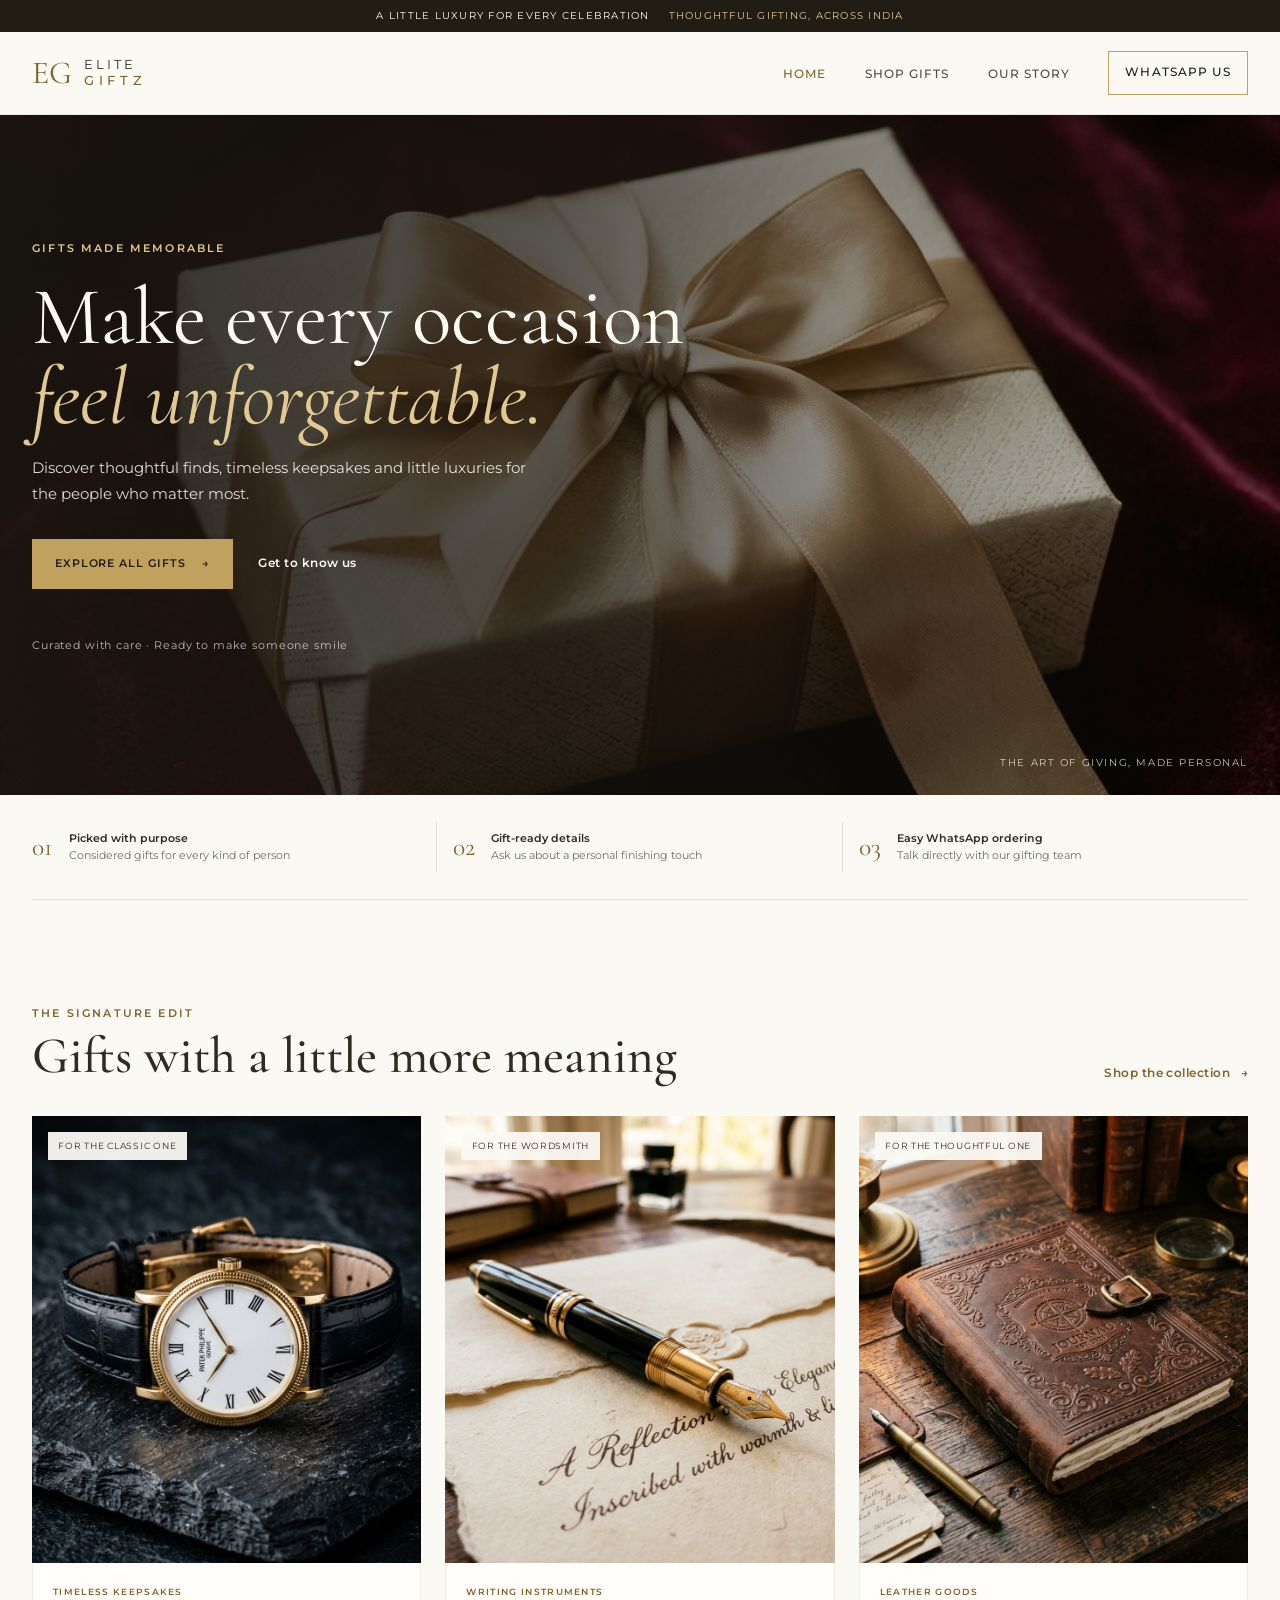
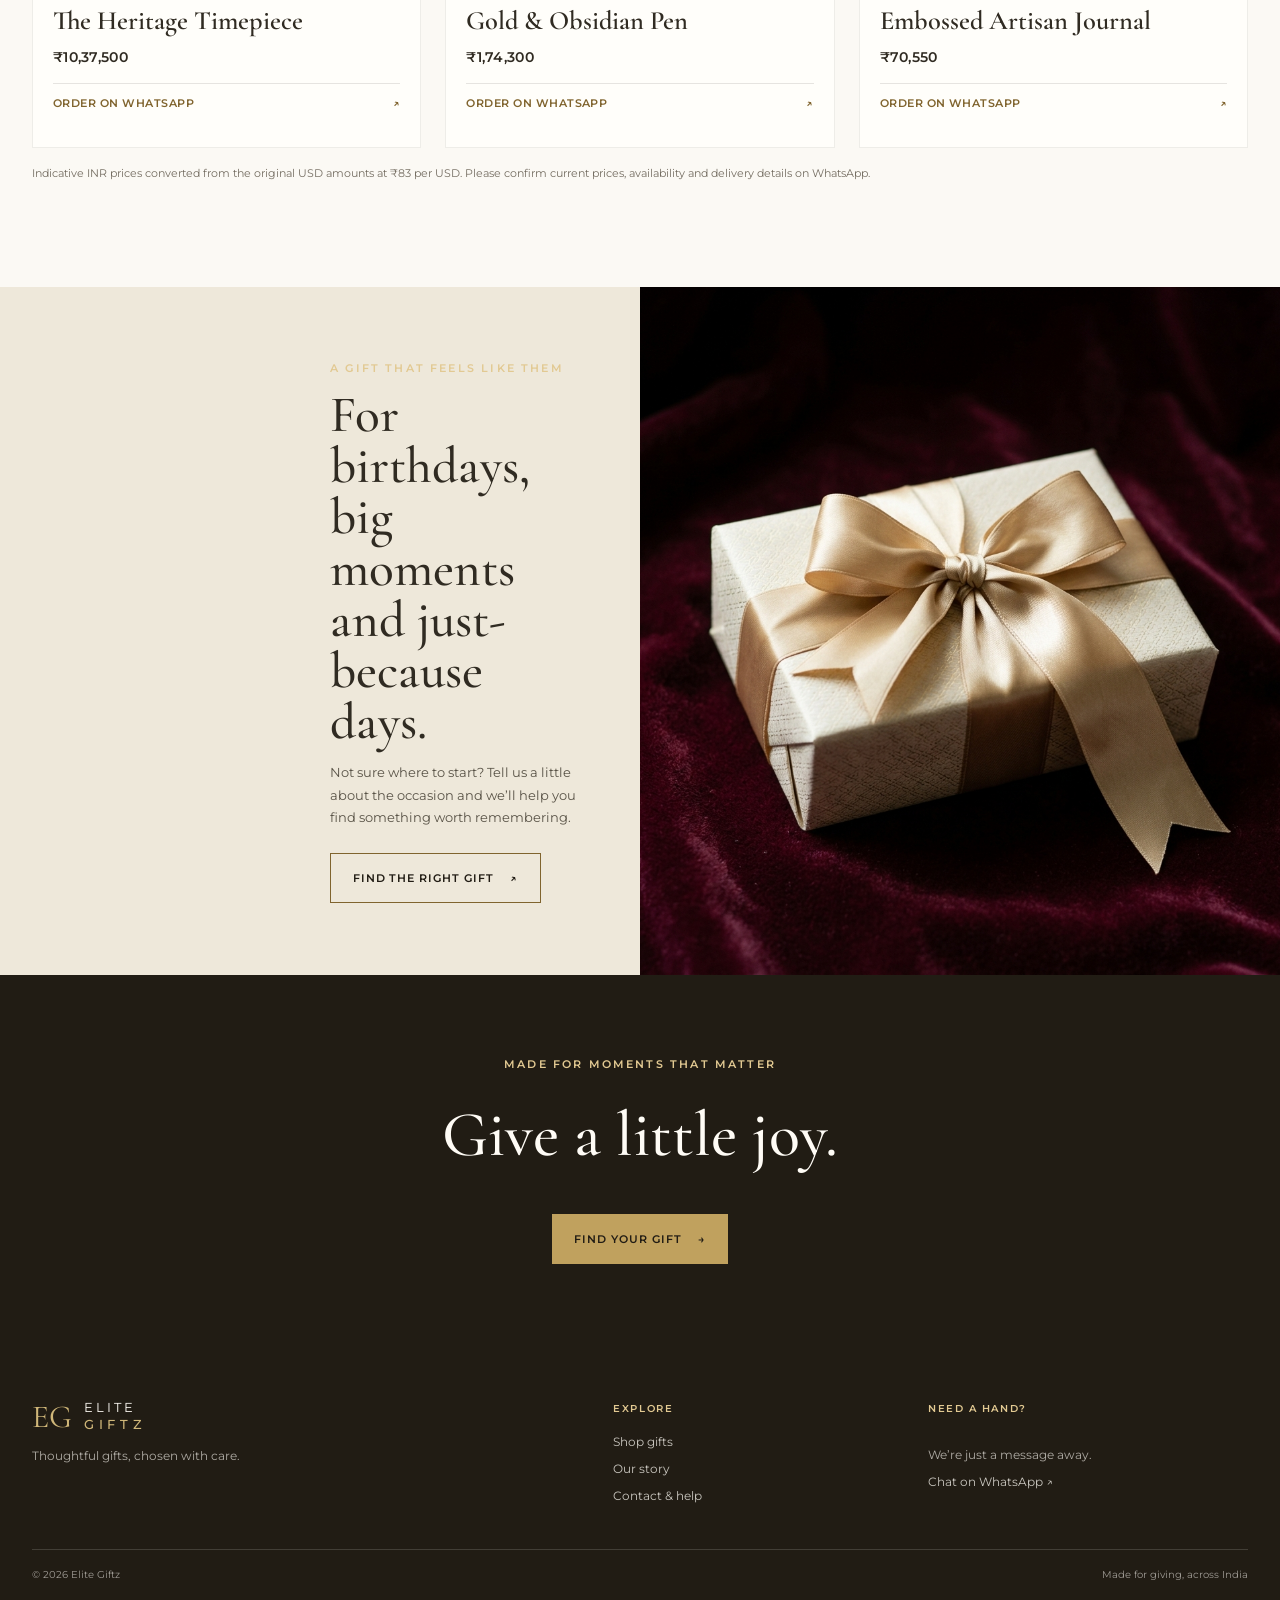
<file: index.html>
<!DOCTYPE html>
<html lang="en-IN">
<head>
    <meta charset="UTF-8">
    <meta name="viewport" content="width=device-width, initial-scale=1.0">
    <meta name="theme-color" content="#fbf9f4">
    <title>Elite Giftz | Thoughtful Luxury Gifts in India</title>
    <meta name="description" content="Discover thoughtful, beautifully crafted gifts at Elite Giftz. Explore our collection and place your order directly on WhatsApp.">
    <link rel="preconnect" href="https://fonts.googleapis.com">
    <link rel="preconnect" href="https://fonts.gstatic.com" crossorigin>
    <link href="https://fonts.googleapis.com/css2?family=Cormorant+Garamond:wght@400;500;600;700&family=Montserrat:wght@300;400;500;600&display=swap" rel="stylesheet">
    <link rel="stylesheet" href="index.css">
</head>
<body>
    <div class="announcement-bar">A little luxury for every celebration <span>Thoughtful gifting, across India</span></div>
    <header class="site-header" id="navbar">
        <nav class="nav-container" aria-label="Main navigation">
            <a class="brand" href="index.html" aria-label="Elite Giftz home"><span class="brand-mark">EG</span><span class="brand-name">ELITE <b>GIFTZ</b></span></a>
            <button class="menu-toggle" type="button" aria-expanded="false" aria-controls="main-nav" aria-label="Open navigation"><span></span><span></span></button>
            <ul class="nav-links" id="main-nav">
                <li><a href="index.html" aria-current="page">Home</a></li>
                <li><a href="shop.html">Shop gifts</a></li>
                <li><a href="about.html">Our story</a></li>
                <li><a class="nav-order" href="https://wa.me/916382927744?text=Hello%20Elite%20Giftz%2C%20I%27d%20like%20help%20choosing%20a%20gift." target="_blank" rel="noopener noreferrer">WhatsApp us</a></li>
            </ul>
        </nav>
    </header>

    <main>
        <section class="hero">
            <div class="hero-image" role="img" aria-label="Thoughtfully wrapped luxury gift"></div>
            <div class="hero-content">
                <span class="eyebrow">Gifts made memorable</span>
                <h1>Make every occasion<br><em>feel unforgettable.</em></h1>
                <p>Discover thoughtful finds, timeless keepsakes and little luxuries for the people who matter most.</p>
                <div class="hero-actions">
                    <a class="button button-primary" href="shop.html">Explore all gifts <span aria-hidden="true">→</span></a>
                    <a class="text-link light-link" href="about.html">Get to know us</a>
                </div>
                <span class="hero-note">Curated with care · Ready to make someone smile</span>
            </div>
            <div class="hero-caption">The art of giving, made personal</div>
        </section>

        <section class="benefit-strip" aria-label="Our gifting promise">
            <div><span class="benefit-number">01</span><p><strong>Picked with purpose</strong><br>Considered gifts for every kind of person</p></div>
            <div><span class="benefit-number">02</span><p><strong>Gift-ready details</strong><br>Ask us about a personal finishing touch</p></div>
            <div><span class="benefit-number">03</span><p><strong>Easy WhatsApp ordering</strong><br>Talk directly with our gifting team</p></div>
        </section>

        <section class="section-shell featured-section">
            <div class="section-heading">
                <div><span class="eyebrow">The signature edit</span><h2>Gifts with a little more meaning</h2></div>
                <a class="text-link" href="shop.html">Shop the collection <span aria-hidden="true">→</span></a>
            </div>
            <div class="product-grid">
                <article class="product-card">
                    <a class="product-image-link" href="shop.html#timepiece" aria-label="View The Heritage Timepiece">
                        <img src="assets/luxury_watch_1787851190310.jpg" alt="Classic luxury watch with a refined dial" loading="lazy">
                        <span class="product-tag">For the classic one</span>
                    </a>
                    <div class="product-info"><p class="product-category">Timeless keepsakes</p><h3>The Heritage Timepiece</h3><p class="product-price">₹10,37,500</p><a class="order-link" href="https://wa.me/916382927744?text=Hello%20Elite%20Giftz%2C%20I%27d%20like%20to%20order%20The%20Heritage%20Timepiece%20for%20%E2%82%B910%2C37%2C500.%20Please%20share%20the%20details." target="_blank" rel="noopener noreferrer">Order on WhatsApp <span aria-hidden="true">↗</span></a></div>
                </article>
                <article class="product-card">
                    <a class="product-image-link" href="shop.html#obsidian-pen" aria-label="View Gold and Obsidian Pen">
                        <img src="assets/fountain_pen_1787851202473.jpg" alt="Premium gold-accented fountain pen" loading="lazy">
                        <span class="product-tag">For the wordsmith</span>
                    </a>
                    <div class="product-info"><p class="product-category">Writing instruments</p><h3>Gold &amp; Obsidian Pen</h3><p class="product-price">₹1,74,300</p><a class="order-link" href="https://wa.me/916382927744?text=Hello%20Elite%20Giftz%2C%20I%27d%20like%20to%20order%20the%20Gold%20%26%20Obsidian%20Pen%20for%20%E2%82%B91%2C74%2C300.%20Please%20share%20the%20details." target="_blank" rel="noopener noreferrer">Order on WhatsApp <span aria-hidden="true">↗</span></a></div>
                </article>
                <article class="product-card">
                    <a class="product-image-link" href="shop.html#artisan-journal" aria-label="View Embossed Artisan Journal">
                        <img src="assets/leather_journal_1787851213624.jpg" alt="Hand-crafted leather journal" loading="lazy">
                        <span class="product-tag">For the thoughtful one</span>
                    </a>
                    <div class="product-info"><p class="product-category">Leather goods</p><h3>Embossed Artisan Journal</h3><p class="product-price">₹70,550</p><a class="order-link" href="https://wa.me/916382927744?text=Hello%20Elite%20Giftz%2C%20I%27d%20like%20to%20order%20the%20Embossed%20Artisan%20Journal%20for%20%E2%82%B970%2C550.%20Please%20share%20the%20details." target="_blank" rel="noopener noreferrer">Order on WhatsApp <span aria-hidden="true">↗</span></a></div>
                </article>
            </div>
            <p class="price-note">Indicative INR prices converted from the original USD amounts at ₹83 per USD. Please confirm current prices, availability and delivery details on WhatsApp.</p>
        </section>

        <section class="occasion-section">
            <div class="occasion-copy"><span class="eyebrow">A gift that feels like them</span><h2>For birthdays, big moments<br>and just-because days.</h2><p>Not sure where to start? Tell us a little about the occasion and we’ll help you find something worth remembering.</p><a class="button button-outline" href="https://wa.me/916382927744?text=Hello%20Elite%20Giftz%2C%20please%20help%20me%20find%20a%20gift." target="_blank" rel="noopener noreferrer">Find the right gift <span aria-hidden="true">↗</span></a></div>
            <div class="occasion-image" role="img" aria-label="A thoughtfully selected gift"></div>
        </section>

        <section class="closing-cta">
            <span class="eyebrow">Made for moments that matter</span>
            <h2>Give a little joy.</h2>
            <a class="button button-primary" href="shop.html">Find your gift <span aria-hidden="true">→</span></a>
        </section>
    </main>

    <footer class="site-footer">
        <div class="footer-main">
            <div class="footer-brand"><a class="brand brand-footer" href="index.html"><span class="brand-mark">EG</span><span class="brand-name">ELITE <b>GIFTZ</b></span></a><p>Thoughtful gifts, chosen with care.</p></div>
            <div class="footer-column"><h2>Explore</h2><a href="shop.html">Shop gifts</a><a href="about.html">Our story</a><a href="about.html#contact">Contact &amp; help</a></div>
            <div class="footer-column"><h2>Need a hand?</h2><p>We’re just a message away.</p><a href="https://wa.me/916382927744?text=Hello%20Elite%20Giftz%2C%20I%20have%20a%20question." target="_blank" rel="noopener noreferrer">Chat on WhatsApp ↗</a></div>
        </div>
        <div class="footer-bottom"><span>© 2026 Elite Giftz</span><span>Made for giving, across India</span></div>
    </footer>
    <script src="index.js"></script>
</body>
</html>
</file>
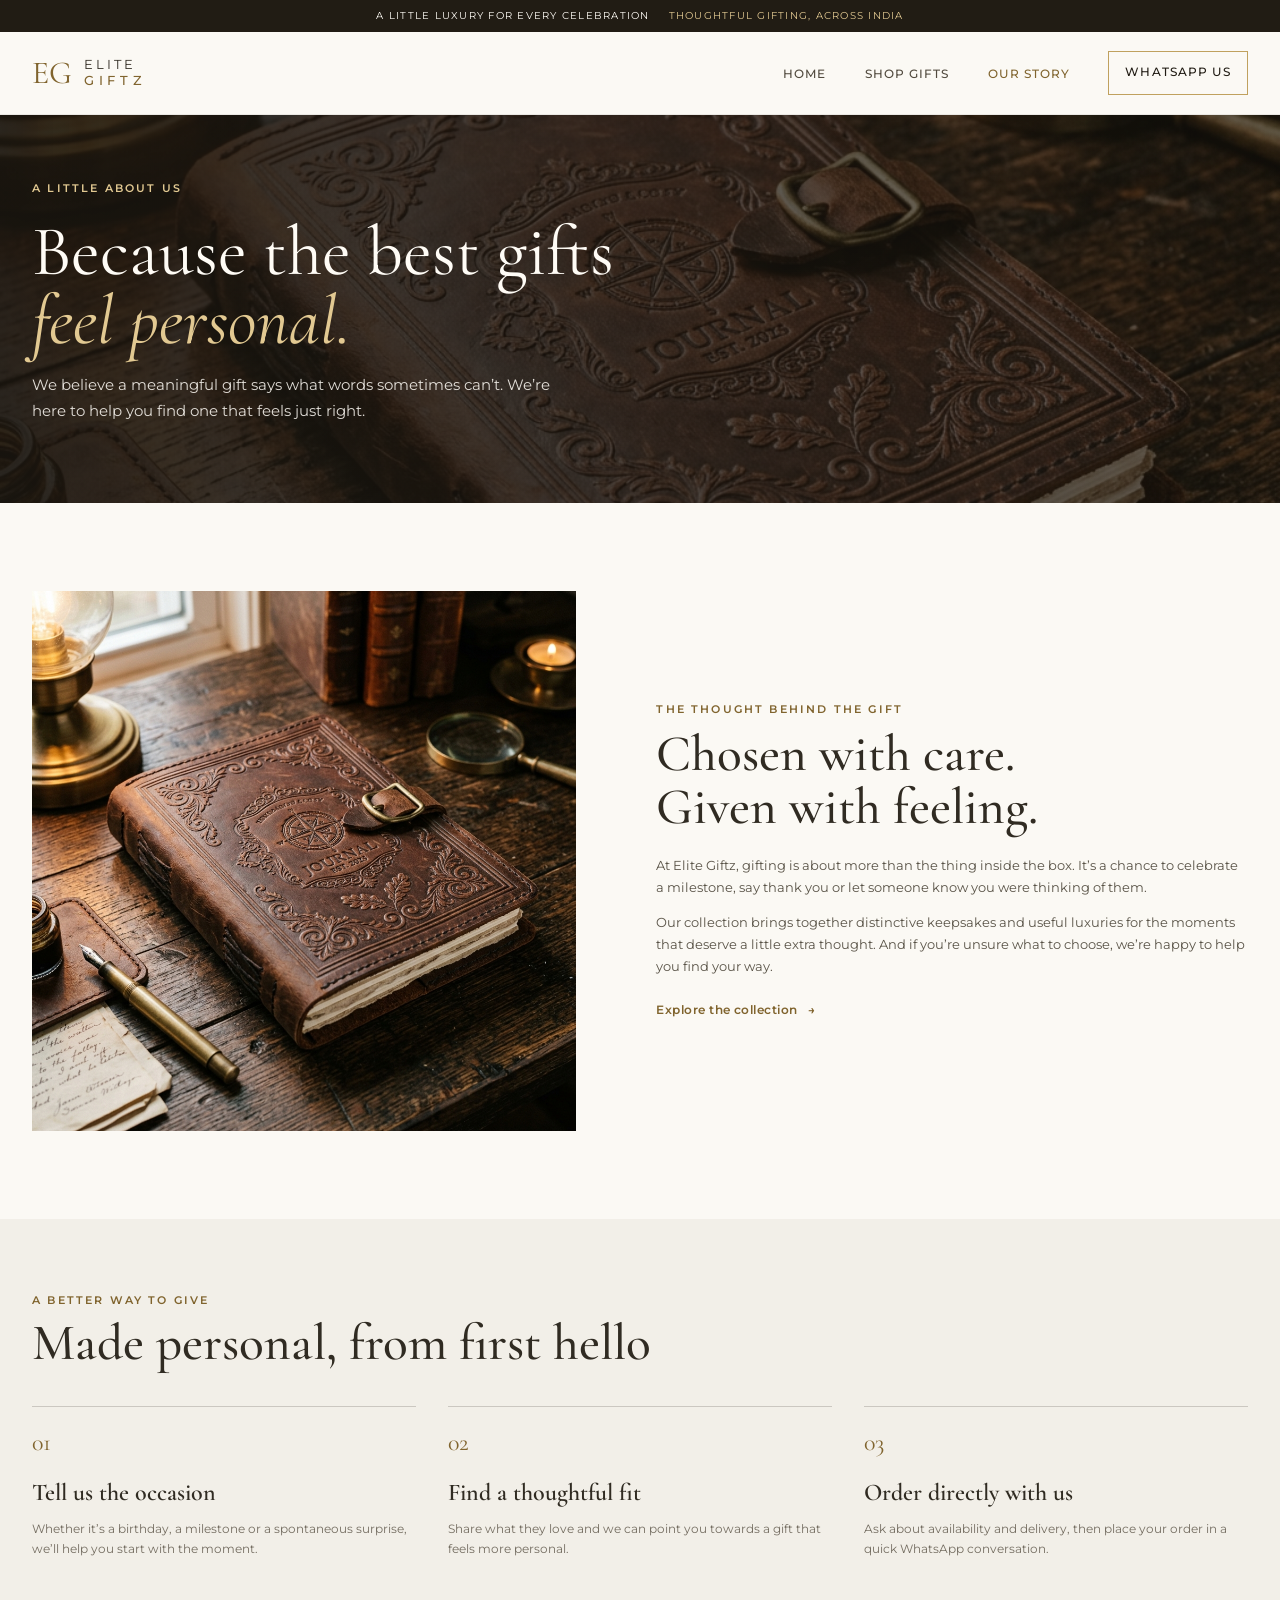
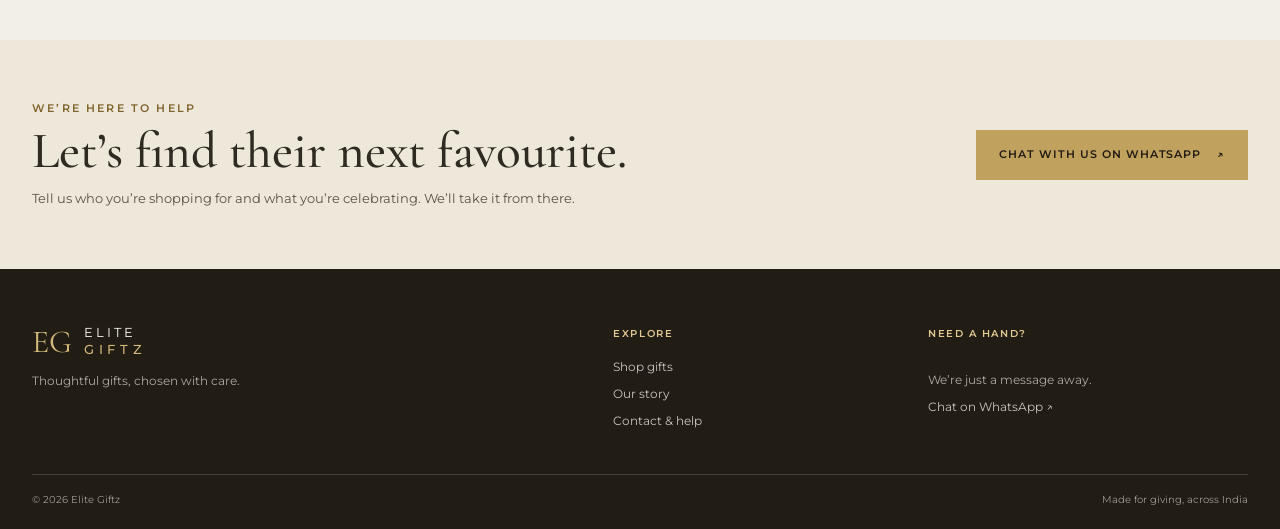
<file: about.html>
<!DOCTYPE html>
<html lang="en-IN">
<head>
    <meta charset="UTF-8">
    <meta name="viewport" content="width=device-width, initial-scale=1.0">
    <meta name="theme-color" content="#fbf9f4">
    <title>Our Story | Elite Giftz India</title>
    <meta name="description" content="Learn about Elite Giftz and our thoughtful approach to choosing meaningful gifts for life's special moments.">
    <link rel="preconnect" href="https://fonts.googleapis.com">
    <link rel="preconnect" href="https://fonts.gstatic.com" crossorigin>
    <link href="https://fonts.googleapis.com/css2?family=Cormorant+Garamond:wght@400;500;600;700&family=Montserrat:wght@300;400;500;600&display=swap" rel="stylesheet">
    <link rel="stylesheet" href="index.css">
</head>
<body>
    <div class="announcement-bar">A little luxury for every celebration <span>Thoughtful gifting, across India</span></div>
    <header class="site-header" id="navbar">
        <nav class="nav-container" aria-label="Main navigation">
            <a class="brand" href="index.html" aria-label="Elite Giftz home"><span class="brand-mark">EG</span><span class="brand-name">ELITE <b>GIFTZ</b></span></a>
            <button class="menu-toggle" type="button" aria-expanded="false" aria-controls="main-nav" aria-label="Open navigation"><span></span><span></span></button>
            <ul class="nav-links" id="main-nav">
                <li><a href="index.html">Home</a></li>
                <li><a href="shop.html">Shop gifts</a></li>
                <li><a href="about.html" aria-current="page">Our story</a></li>
                <li><a class="nav-order" href="https://wa.me/916382927744?text=Hello%20Elite%20Giftz%2C%20I%27d%20like%20help%20choosing%20a%20gift." target="_blank" rel="noopener noreferrer">WhatsApp us</a></li>
            </ul>
        </nav>
    </header>

    <main>
        <section class="page-hero story-hero">
            <div class="page-hero-content"><span class="eyebrow">A little about us</span><h1>Because the best gifts<br><em>feel personal.</em></h1><p>We believe a meaningful gift says what words sometimes can’t. We’re here to help you find one that feels just right.</p></div>
        </section>

        <section class="story-section section-shell">
            <div class="story-image"><img src="assets/leather_journal_1787851213624.jpg" alt="A carefully crafted leather journal" loading="lazy"></div>
            <div class="story-copy"><span class="eyebrow">The thought behind the gift</span><h2>Chosen with care.<br>Given with feeling.</h2><p>At Elite Giftz, gifting is about more than the thing inside the box. It’s a chance to celebrate a milestone, say thank you or let someone know you were thinking of them.</p><p>Our collection brings together distinctive keepsakes and useful luxuries for the moments that deserve a little extra thought. And if you’re unsure what to choose, we’re happy to help you find your way.</p><a class="text-link" href="shop.html">Explore the collection <span aria-hidden="true">→</span></a></div>
        </section>

        <section class="values-section">
            <div class="section-shell"><div class="section-heading"><div><span class="eyebrow">A better way to give</span><h2>Made personal, from first hello</h2></div></div>
                <div class="values-grid">
                    <article><span>01</span><h3>Tell us the occasion</h3><p>Whether it’s a birthday, a milestone or a spontaneous surprise, we’ll help you start with the moment.</p></article>
                    <article><span>02</span><h3>Find a thoughtful fit</h3><p>Share what they love and we can point you towards a gift that feels more personal.</p></article>
                    <article><span>03</span><h3>Order directly with us</h3><p>Ask about availability and delivery, then place your order in a quick WhatsApp conversation.</p></article>
                </div>
            </div>
        </section>

        <section class="contact-section" id="contact"><div><span class="eyebrow">We’re here to help</span><h2>Let’s find their next favourite.</h2><p>Tell us who you’re shopping for and what you’re celebrating. We’ll take it from there.</p></div><a class="button button-primary" href="https://wa.me/916382927744?text=Hello%20Elite%20Giftz%2C%20I%27d%20like%20help%20choosing%20a%20gift." target="_blank" rel="noopener noreferrer">Chat with us on WhatsApp <span aria-hidden="true">↗</span></a></section>
    </main>

    <footer class="site-footer">
        <div class="footer-main">
            <div class="footer-brand"><a class="brand brand-footer" href="index.html"><span class="brand-mark">EG</span><span class="brand-name">ELITE <b>GIFTZ</b></span></a><p>Thoughtful gifts, chosen with care.</p></div>
            <div class="footer-column"><h2>Explore</h2><a href="shop.html">Shop gifts</a><a href="about.html">Our story</a><a href="#contact">Contact &amp; help</a></div>
            <div class="footer-column"><h2>Need a hand?</h2><p>We’re just a message away.</p><a href="https://wa.me/916382927744?text=Hello%20Elite%20Giftz%2C%20I%20have%20a%20question." target="_blank" rel="noopener noreferrer">Chat on WhatsApp ↗</a></div>
        </div>
        <div class="footer-bottom"><span>© 2026 Elite Giftz</span><span>Made for giving, across India</span></div>
    </footer>
    <script src="index.js"></script>
</body>
</html>
</file>
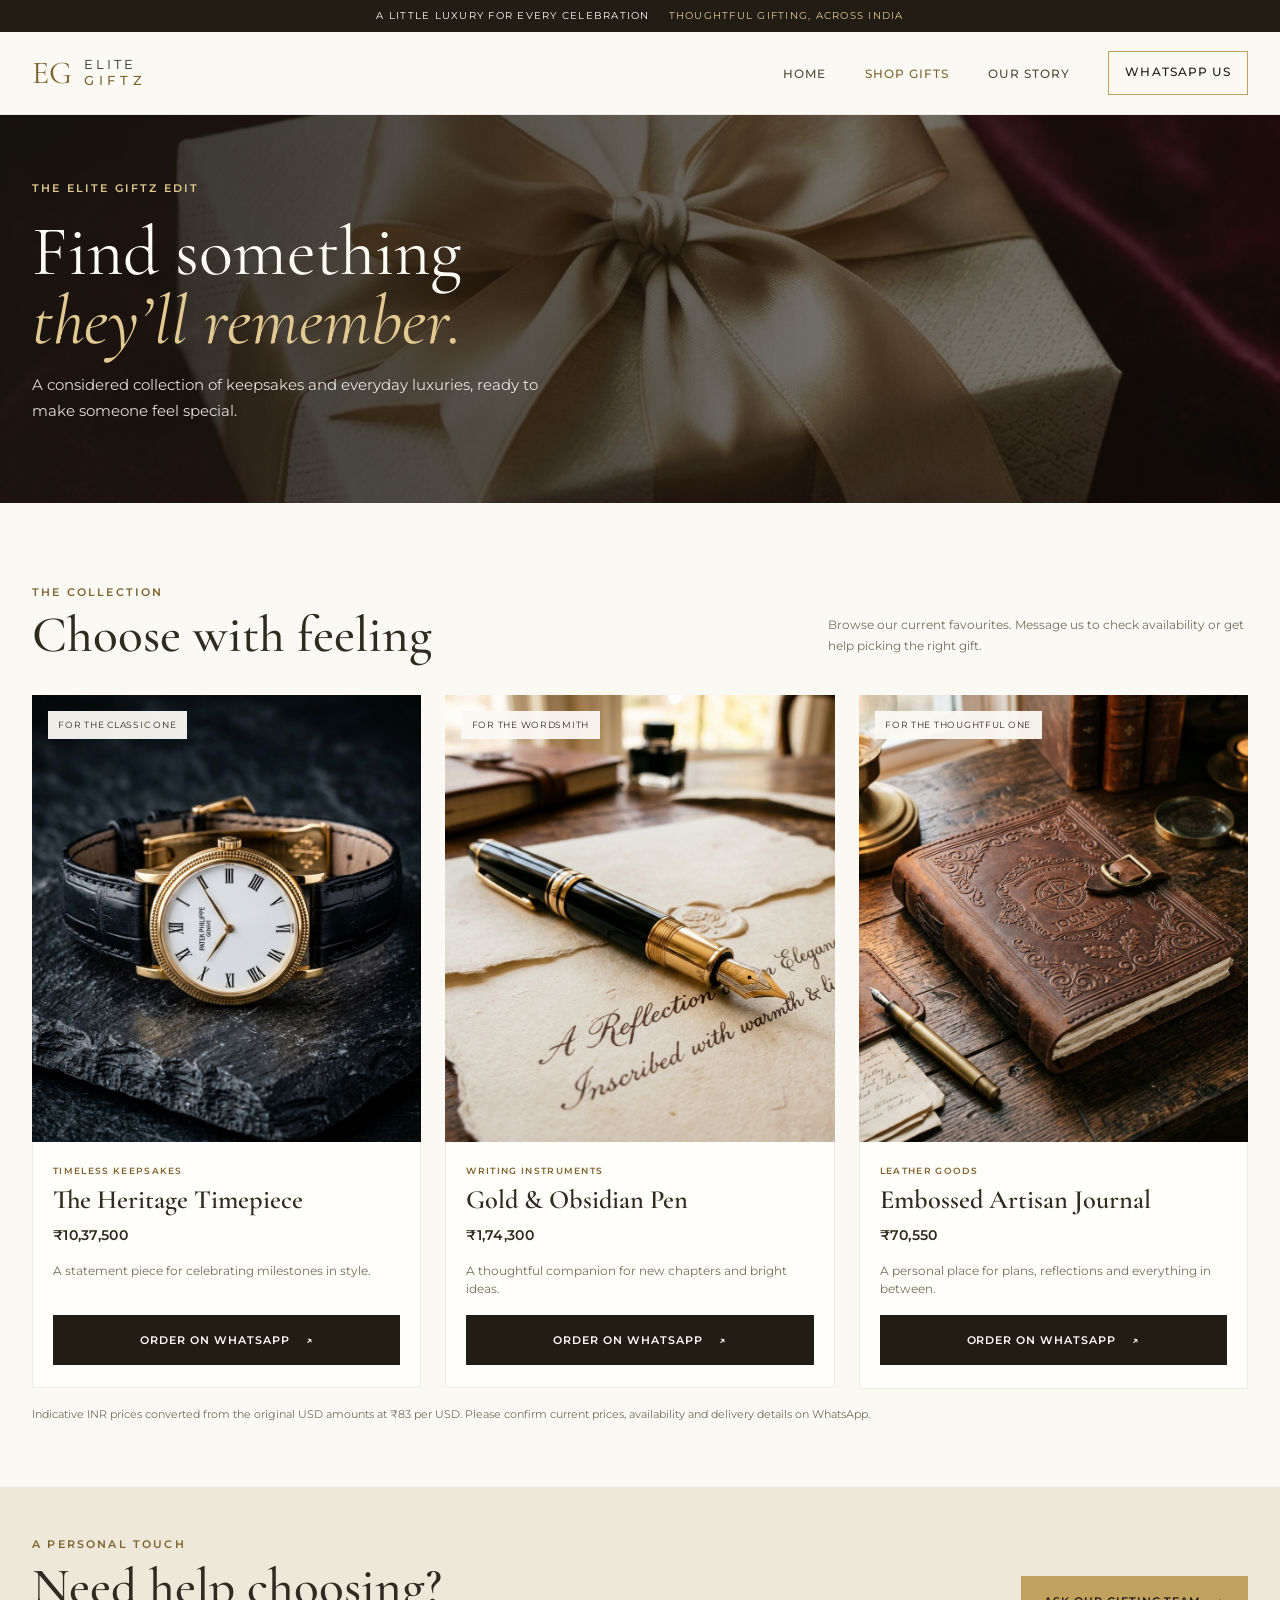
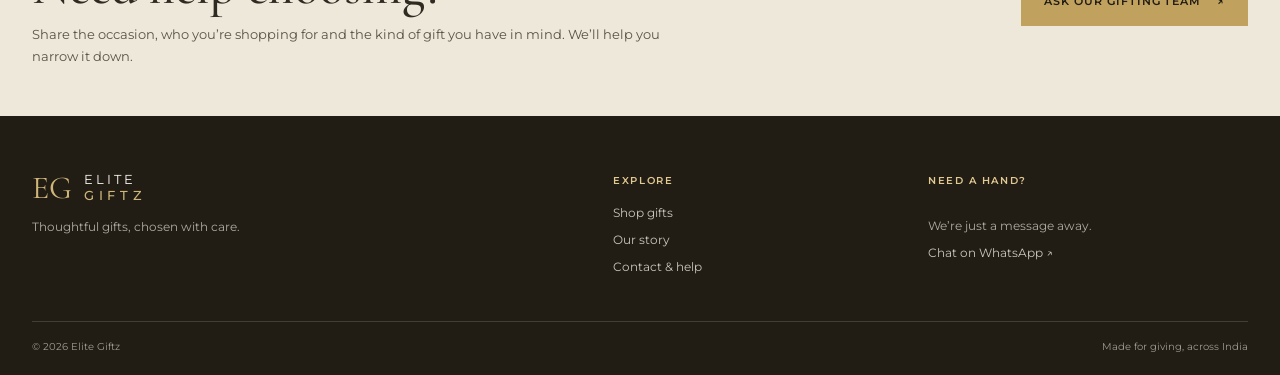
<file: shop.html>
<!DOCTYPE html>
<html lang="en-IN">
<head>
    <meta charset="UTF-8">
    <meta name="viewport" content="width=device-width, initial-scale=1.0">
    <meta name="theme-color" content="#fbf9f4">
    <title>Shop Gifts | Elite Giftz India</title>
    <meta name="description" content="Shop considered keepsakes, writing instruments and leather gifts at Elite Giftz. Order directly through WhatsApp.">
    <link rel="preconnect" href="https://fonts.googleapis.com">
    <link rel="preconnect" href="https://fonts.gstatic.com" crossorigin>
    <link href="https://fonts.googleapis.com/css2?family=Cormorant+Garamond:wght@400;500;600;700&family=Montserrat:wght@300;400;500;600&display=swap" rel="stylesheet">
    <link rel="stylesheet" href="index.css">
</head>
<body>
    <div class="announcement-bar">A little luxury for every celebration <span>Thoughtful gifting, across India</span></div>
    <header class="site-header" id="navbar">
        <nav class="nav-container" aria-label="Main navigation">
            <a class="brand" href="index.html" aria-label="Elite Giftz home"><span class="brand-mark">EG</span><span class="brand-name">ELITE <b>GIFTZ</b></span></a>
            <button class="menu-toggle" type="button" aria-expanded="false" aria-controls="main-nav" aria-label="Open navigation"><span></span><span></span></button>
            <ul class="nav-links" id="main-nav">
                <li><a href="index.html">Home</a></li>
                <li><a href="shop.html" aria-current="page">Shop gifts</a></li>
                <li><a href="about.html">Our story</a></li>
                <li><a class="nav-order" href="https://wa.me/916382927744?text=Hello%20Elite%20Giftz%2C%20I%27d%20like%20help%20choosing%20a%20gift." target="_blank" rel="noopener noreferrer">WhatsApp us</a></li>
            </ul>
        </nav>
    </header>

    <main>
        <section class="page-hero shop-hero">
            <div class="page-hero-content"><span class="eyebrow">The Elite Giftz edit</span><h1>Find something<br><em>they’ll remember.</em></h1><p>A considered collection of keepsakes and everyday luxuries, ready to make someone feel special.</p></div>
        </section>

        <section class="section-shell shop-section">
            <div class="section-heading shop-heading"><div><span class="eyebrow">The collection</span><h2>Choose with feeling</h2></div><p>Browse our current favourites. Message us to check availability or get help picking the right gift.</p></div>
            <div class="product-grid">
                <article class="product-card" id="timepiece">
                    <a class="product-image-link" href="#timepiece" aria-label="The Heritage Timepiece">
                        <img src="assets/luxury_watch_1787851190310.jpg" alt="Classic luxury watch with a refined dial" loading="lazy">
                        <span class="product-tag">For the classic one</span>
                    </a>
                    <div class="product-info"><p class="product-category">Timeless keepsakes</p><h2>The Heritage Timepiece</h2><p class="product-price">₹10,37,500</p><p class="product-description">A statement piece for celebrating milestones in style.</p><a class="button button-order" href="https://wa.me/916382927744?text=Hello%20Elite%20Giftz%2C%20I%27d%20like%20to%20order%20The%20Heritage%20Timepiece%20for%20%E2%82%B910%2C37%2C500.%20Please%20share%20the%20details." target="_blank" rel="noopener noreferrer">Order on WhatsApp <span aria-hidden="true">↗</span></a></div>
                </article>
                <article class="product-card" id="obsidian-pen">
                    <a class="product-image-link" href="#obsidian-pen" aria-label="Gold and Obsidian Pen">
                        <img src="assets/fountain_pen_1787851202473.jpg" alt="Premium gold-accented fountain pen" loading="lazy">
                        <span class="product-tag">For the wordsmith</span>
                    </a>
                    <div class="product-info"><p class="product-category">Writing instruments</p><h2>Gold &amp; Obsidian Pen</h2><p class="product-price">₹1,74,300</p><p class="product-description">A thoughtful companion for new chapters and bright ideas.</p><a class="button button-order" href="https://wa.me/916382927744?text=Hello%20Elite%20Giftz%2C%20I%27d%20like%20to%20order%20the%20Gold%20%26%20Obsidian%20Pen%20for%20%E2%82%B91%2C74%2C300.%20Please%20share%20the%20details." target="_blank" rel="noopener noreferrer">Order on WhatsApp <span aria-hidden="true">↗</span></a></div>
                </article>
                <article class="product-card" id="artisan-journal">
                    <a class="product-image-link" href="#artisan-journal" aria-label="Embossed Artisan Journal">
                        <img src="assets/leather_journal_1787851213624.jpg" alt="Hand-crafted leather journal" loading="lazy">
                        <span class="product-tag">For the thoughtful one</span>
                    </a>
                    <div class="product-info"><p class="product-category">Leather goods</p><h2>Embossed Artisan Journal</h2><p class="product-price">₹70,550</p><p class="product-description">A personal place for plans, reflections and everything in between.</p><a class="button button-order" href="https://wa.me/916382927744?text=Hello%20Elite%20Giftz%2C%20I%27d%20like%20to%20order%20the%20Embossed%20Artisan%20Journal%20for%20%E2%82%B970%2C550.%20Please%20share%20the%20details." target="_blank" rel="noopener noreferrer">Order on WhatsApp <span aria-hidden="true">↗</span></a></div>
                </article>
            </div>
            <p class="price-note">Indicative INR prices converted from the original USD amounts at ₹83 per USD. Please confirm current prices, availability and delivery details on WhatsApp.</p>
        </section>

        <section class="shop-help"><div><span class="eyebrow">A personal touch</span><h2>Need help choosing?</h2><p>Share the occasion, who you’re shopping for and the kind of gift you have in mind. We’ll help you narrow it down.</p></div><a class="button button-primary" href="https://wa.me/916382927744?text=Hello%20Elite%20Giftz%2C%20please%20help%20me%20choose%20a%20gift." target="_blank" rel="noopener noreferrer">Ask our gifting team <span aria-hidden="true">↗</span></a></section>
    </main>

    <footer class="site-footer">
        <div class="footer-main">
            <div class="footer-brand"><a class="brand brand-footer" href="index.html"><span class="brand-mark">EG</span><span class="brand-name">ELITE <b>GIFTZ</b></span></a><p>Thoughtful gifts, chosen with care.</p></div>
            <div class="footer-column"><h2>Explore</h2><a href="shop.html">Shop gifts</a><a href="about.html">Our story</a><a href="about.html#contact">Contact &amp; help</a></div>
            <div class="footer-column"><h2>Need a hand?</h2><p>We’re just a message away.</p><a href="https://wa.me/916382927744?text=Hello%20Elite%20Giftz%2C%20I%20have%20a%20question." target="_blank" rel="noopener noreferrer">Chat on WhatsApp ↗</a></div>
        </div>
        <div class="footer-bottom"><span>© 2026 Elite Giftz</span><span>Made for giving, across India</span></div>
    </footer>
    <script src="index.js"></script>
</body>
</html>
</file>
<file: index.css>
:root {
    --clr-bg: #fbf9f4;
    --clr-bg-dark: #211c14;
    --clr-gold: #c0a15e;
    --clr-gold-dark: #80642e;
    --clr-gold-light: #f2e2c9;
    --clr-text-main: #302b22;
    --clr-text-muted: #746d61;
    --clr-text-light: #fffcf6;
    --font-heading: 'Cormorant Garamond', Georgia, serif;
    --font-body: 'Montserrat', Arial, sans-serif;
}

* { box-sizing: border-box; }

html { scroll-behavior: smooth; }

body {
    margin: 0;
    background: var(--clr-bg);
    color: var(--clr-text-main);
    font-family: var(--font-body);
    font-size: 15px;
    line-height: 1.7;
    -webkit-font-smoothing: antialiased;
}

img { display: block; max-width: 100%; }
a { color: inherit; text-decoration: none; }
button, a { -webkit-tap-highlight-color: transparent; }
a:focus-visible, button:focus-visible { outline: 3px solid var(--clr-gold-dark); outline-offset: 4px; }

.announcement-bar {
    display: flex;
    justify-content: center;
    gap: 1.2rem;
    padding: 0.45rem 1rem;
    background: var(--clr-bg-dark);
    color: var(--clr-text-light);
    font-size: 0.65rem;
    letter-spacing: 0.12em;
    text-align: center;
    text-transform: uppercase;
}

.announcement-bar span { color: #e2c992; }

.site-header {
    position: sticky;
    top: 0;
    z-index: 20;
    border-bottom: 1px solid rgba(48, 43, 34, 0.08);
    background: rgba(251, 249, 244, 0.97);
    backdrop-filter: blur(12px);
}

.nav-container {
    display: flex;
    width: min(1240px, calc(100% - 64px));
    min-height: 82px;
    margin: 0 auto;
    align-items: center;
    justify-content: space-between;
}

.brand { display: inline-flex; align-items: center; gap: 0.75rem; }
.brand-mark { color: var(--clr-gold-dark); font-family: var(--font-heading); font-size: 2rem; line-height: 1; }
.brand-name { font-size: 0.79rem; letter-spacing: 0.23em; line-height: 1.3; }
.brand-name b { display: block; color: var(--clr-gold-dark); font-weight: 500; letter-spacing: 0.37em; }

.nav-links { display: flex; margin: 0; padding: 0; align-items: center; gap: 2.4rem; list-style: none; }
.nav-links a { color: #514a3e; font-size: 0.73rem; font-weight: 500; letter-spacing: 0.09em; text-transform: uppercase; transition: color 180ms ease; }
.nav-links a:hover, .nav-links a[aria-current="page"] { color: var(--clr-gold-dark); }
.nav-links .nav-order { display: inline-flex; min-height: 44px; padding: 0.7rem 1rem; align-items: center; border: 1px solid var(--clr-gold); color: var(--clr-bg-dark); }
.nav-links .nav-order:hover { background: var(--clr-gold); color: var(--clr-bg-dark); }

.menu-toggle { display: none; }

.hero {
    position: relative;
    display: flex;
    min-height: min(680px, calc(100vh - 110px));
    align-items: center;
    overflow: hidden;
    background: var(--clr-bg-dark);
    color: var(--clr-text-light);
}

.hero-image {
    position: absolute;
    inset: 0;
    background: linear-gradient(90deg, rgba(25, 21, 15, 0.91) 0%, rgba(25, 21, 15, 0.72) 43%, rgba(25, 21, 15, 0.12) 100%), url("assets/hero_gift_1787851178567.jpg") center 48% / cover no-repeat;
}

.hero-content { position: relative; width: min(1240px, calc(100% - 64px)); margin: 0 auto; padding: 6rem 0 7rem; }
.eyebrow { display: block; color: var(--clr-gold-dark); font-size: 0.68rem; font-weight: 600; letter-spacing: 0.2em; text-transform: uppercase; }
.hero .eyebrow, .occasion-copy .eyebrow, .closing-cta .eyebrow, .page-hero .eyebrow { color: #e2c992; }
h1, h2, h3, p { margin-top: 0; }
.hero h1, .page-hero h1 { margin: 1.2rem 0 1.1rem; font-family: var(--font-heading); font-size: clamp(3.2rem, 6.4vw, 5.7rem); font-weight: 400; line-height: 0.98; }
.hero h1 em, .page-hero h1 em { color: #e2c992; font-weight: 400; }
.hero-content > p, .page-hero-content > p { max-width: 500px; color: rgba(255, 252, 246, 0.86); font-size: 0.95rem; }
.hero-actions { display: flex; margin-top: 2rem; align-items: center; gap: 1.6rem; }
.button { display: inline-flex; min-height: 50px; padding: 0.8rem 1.35rem; align-items: center; justify-content: center; gap: 1rem; border: 1px solid transparent; font-family: var(--font-body); font-size: 0.68rem; font-weight: 600; letter-spacing: 0.09em; text-align: center; text-transform: uppercase; transition: background-color 180ms ease, color 180ms ease, border-color 180ms ease, transform 180ms ease; }
.button:hover { transform: translateY(-2px); }
.button-primary { background: var(--clr-gold); color: var(--clr-bg-dark); }
.button-primary:hover { background: #d0b779; }
.text-link { display: inline-flex; align-items: center; gap: 0.65rem; color: var(--clr-gold-dark); font-size: 0.73rem; font-weight: 600; letter-spacing: 0.04em; }
.text-link:hover { color: #57421f; }
.light-link { color: var(--clr-text-light); }
.light-link:hover { color: #e2c992; }
.hero-note { display: block; margin-top: 3rem; color: rgba(255, 252, 246, 0.69); font-size: 0.67rem; letter-spacing: 0.08em; }
.hero-caption { position: absolute; right: 32px; bottom: 1.5rem; color: rgba(255, 252, 246, 0.75); font-size: 0.62rem; letter-spacing: 0.16em; text-transform: uppercase; }

.benefit-strip { display: grid; width: min(1240px, calc(100% - 64px)); margin: 0 auto; padding: 1.7rem 0; grid-template-columns: repeat(3, 1fr); border-bottom: 1px solid rgba(48, 43, 34, 0.12); }
.benefit-strip > div { display: flex; min-height: 48px; padding: 0.2rem 1rem; align-items: center; gap: 1rem; border-right: 1px solid rgba(48, 43, 34, 0.12); }
.benefit-strip > div:first-child { padding-left: 0; }
.benefit-strip > div:last-child { border: 0; }
.benefit-number { color: var(--clr-gold-dark); font-family: var(--font-heading); font-size: 1.6rem; }
.benefit-strip p { margin: 0; color: var(--clr-text-muted); font-size: 0.67rem; line-height: 1.55; }
.benefit-strip strong { color: var(--clr-text-main); font-size: 0.7rem; font-weight: 600; }

.section-shell { width: min(1240px, calc(100% - 64px)); margin: 0 auto; }
.featured-section { padding-top: 6.5rem; padding-bottom: 6.5rem; }
.section-heading { display: flex; margin-bottom: 2rem; align-items: end; justify-content: space-between; gap: 2rem; }
.section-heading h2, .shop-help h2, .contact-section h2, .story-copy h2, .values-section h2 { margin: 0.45rem 0 0; font-family: var(--font-heading); font-size: clamp(2.3rem, 4vw, 3.5rem); font-weight: 500; line-height: 1.05; }
.product-grid { display: grid; grid-template-columns: repeat(3, minmax(0, 1fr)); gap: 1.5rem; }
.product-card { min-width: 0; background: #fffefa; }
.product-image-link { position: relative; display: block; overflow: hidden; background: #f0ece4; }
.product-image-link img { width: 100%; aspect-ratio: 0.87; object-fit: cover; transition: transform 450ms ease; }
.product-image-link:hover img { transform: scale(1.035); }
.product-tag { position: absolute; top: 1rem; left: 1rem; padding: 0.4rem 0.65rem; background: rgba(251, 249, 244, 0.95); color: var(--clr-text-main); font-size: 0.57rem; letter-spacing: 0.08em; text-transform: uppercase; }
.product-info { padding: 1.3rem 1.25rem 1.4rem; border: 1px solid rgba(48, 43, 34, 0.08); border-top: 0; }
.product-category { margin: 0 0 0.4rem; color: var(--clr-gold-dark); font-size: 0.59rem; font-weight: 600; letter-spacing: 0.14em; text-transform: uppercase; }
.product-info h2, .product-info h3 { margin: 0; font-family: var(--font-heading); font-size: 1.65rem; font-weight: 600; line-height: 1.15; }
.product-price { margin: 0.55rem 0 0.85rem; color: var(--clr-text-main); font-size: 0.87rem; font-weight: 600; letter-spacing: 0.02em; }
.order-link { display: flex; min-height: 42px; align-items: center; justify-content: space-between; border-top: 1px solid rgba(48, 43, 34, 0.12); color: var(--clr-gold-dark); font-size: 0.66rem; font-weight: 600; letter-spacing: 0.045em; text-transform: uppercase; transition: color 180ms ease; }
.order-link:hover { color: #57421f; }
.price-note { margin: 1rem 0 0; color: var(--clr-text-muted); font-size: 0.68rem; }

.occasion-section { display: grid; min-height: 425px; grid-template-columns: 1fr 1fr; background: #eee8da; }
.occasion-copy { display: flex; padding: 4.5rem max(2rem, calc((100vw - 620px) / 2)); padding-right: 4rem; flex-direction: column; align-items: flex-start; justify-content: center; }
.occasion-copy h2 { margin: 0.8rem 0; font-family: var(--font-heading); font-size: clamp(2.5rem, 4vw, 3.8rem); font-weight: 500; line-height: 1; }
.occasion-copy p { max-width: 460px; margin-bottom: 1.5rem; color: #595347; font-size: 0.83rem; }
.button-outline { border-color: var(--clr-gold-dark); color: var(--clr-bg-dark); }
.button-outline:hover { background: var(--clr-gold-dark); color: white; }
.occasion-image { min-height: 350px; background: url("assets/hero_gift_1787851178567.jpg") center / cover no-repeat; }
.closing-cta { padding: 5rem 1.5rem; background: var(--clr-bg-dark); color: var(--clr-text-light); text-align: center; }
.closing-cta h2 { margin: 0.5rem 0 1.5rem; font-family: var(--font-heading); font-size: clamp(2.8rem, 5vw, 4.2rem); font-weight: 500; }

.site-footer { padding: 3.5rem max(32px, calc((100vw - 1240px) / 2)) 1.3rem; background: #211c14; color: rgba(255, 252, 246, 0.76); }
.footer-main { display: grid; padding-bottom: 2.7rem; grid-template-columns: 2fr 1fr 1.2fr; gap: 3rem; }
.brand-footer { color: var(--clr-text-light); }
.brand-footer .brand-mark, .brand-footer .brand-name b { color: #d0b779; }
.footer-brand > p, .footer-column > p { margin: 0.8rem 0 0; color: rgba(255, 252, 246, 0.64); font-size: 0.72rem; }
.footer-column { display: flex; flex-direction: column; align-items: flex-start; gap: 0.45rem; }
.footer-column h2 { margin: 0 0 0.5rem; color: #e2c992; font-size: 0.65rem; font-weight: 600; letter-spacing: 0.15em; text-transform: uppercase; }
.footer-column a { font-size: 0.72rem; }
.footer-column a:hover { color: #e2c992; }
.footer-bottom { display: flex; padding-top: 1rem; justify-content: space-between; border-top: 1px solid rgba(255, 252, 246, 0.15); color: rgba(255, 252, 246, 0.57); font-size: 0.62rem; }

.page-hero { position: relative; display: flex; min-height: 365px; align-items: center; overflow: hidden; background-color: var(--clr-bg-dark); color: var(--clr-text-light); }
.page-hero::before { position: absolute; inset: 0; background: linear-gradient(90deg, rgba(25, 21, 15, 0.9), rgba(25, 21, 15, 0.45)), url("assets/hero_gift_1787851178567.jpg") center 47% / cover no-repeat; content: ""; }
.story-hero::before { background-image: linear-gradient(90deg, rgba(25, 21, 15, 0.91), rgba(25, 21, 15, 0.58)), url("assets/leather_journal_1787851213624.jpg"); }
.page-hero-content { position: relative; width: min(1240px, calc(100% - 64px)); margin: 0 auto; padding: 4rem 0; }
.page-hero h1 { font-size: clamp(3rem, 5.5vw, 4.8rem); }
.page-hero-content > p { max-width: 530px; }
.shop-section { padding-top: 5rem; padding-bottom: 4rem; }
.shop-heading > p { max-width: 420px; margin: 0 0 0.4rem; color: var(--clr-text-muted); font-size: 0.75rem; }
.product-description { min-height: 3.2em; margin: 0 0 1rem; color: var(--clr-text-muted); font-size: 0.73rem; line-height: 1.6; }
.button-order { width: 100%; background: var(--clr-bg-dark); color: var(--clr-text-light); }
.button-order:hover { background: var(--clr-gold-dark); }
.shop-help, .contact-section { display: flex; padding: 3rem max(32px, calc((100vw - 1240px) / 2)); align-items: center; justify-content: space-between; gap: 2rem; background: #eee8da; }
.shop-help > div, .contact-section > div { max-width: 650px; }
.shop-help h2, .contact-section h2 { margin-bottom: 0.6rem; }
.shop-help p, .contact-section p { margin-bottom: 0; color: #595347; font-size: 0.8rem; }
.story-section { display: grid; padding-top: 5.5rem; padding-bottom: 5.5rem; grid-template-columns: 0.92fr 1fr; align-items: center; gap: 5rem; }
.story-image img { width: 100%; max-height: 540px; aspect-ratio: 0.92; object-fit: cover; }
.story-copy h2 { margin: 0.55rem 0 1.2rem; }
.story-copy p { color: #595347; font-size: 0.81rem; }
.story-copy .text-link { margin-top: 0.7rem; }
.values-section { padding: 4.5rem 0 5rem; background: #f2efe8; }
.values-grid { display: grid; margin-top: 2.2rem; grid-template-columns: repeat(3, 1fr); gap: 2rem; }
.values-grid article { padding-top: 1rem; border-top: 1px solid rgba(48, 43, 34, 0.2); }
.values-grid article > span { color: var(--clr-gold-dark); font-family: var(--font-heading); font-size: 1.5rem; }
.values-grid h3 { margin: 0.6rem 0 0.4rem; font-family: var(--font-heading); font-size: 1.5rem; font-weight: 600; }
.values-grid p { margin: 0; color: var(--clr-text-muted); font-size: 0.73rem; }
.contact-section { padding-top: 3.7rem; padding-bottom: 3.7rem; }

@media (max-width: 800px) {
    .nav-container, .section-shell, .benefit-strip, .hero-content, .page-hero-content { width: min(100% - 40px, 620px); }
    .nav-container { min-height: 70px; }
    .menu-toggle { display: flex; width: 46px; height: 46px; padding: 12px; flex-direction: column; justify-content: center; gap: 6px; border: 1px solid rgba(48, 43, 34, 0.16); background: transparent; cursor: pointer; }
    .menu-toggle span { width: 20px; height: 1px; background: var(--clr-bg-dark); }
    .nav-links { position: absolute; top: 100%; right: 0; left: 0; display: none; padding: 0.5rem 20px 1.2rem; flex-direction: column; align-items: stretch; gap: 0; border-top: 1px solid rgba(48, 43, 34, 0.08); background: var(--clr-bg); box-shadow: 0 10px 18px rgba(33, 28, 20, 0.08); }
    .nav-links.is-open { display: flex; }
    .nav-links li { border-bottom: 1px solid rgba(48, 43, 34, 0.08); }
    .nav-links a:not(.nav-order) { display: block; padding: 0.9rem 0; }
    .nav-links .nav-order { display: flex; width: max-content; margin-top: 0.8rem; }
    .hero { min-height: 600px; }
    .hero-image { background-position: 58% center; }
    .hero-content { padding: 5rem 0 5.5rem; }
    .hero h1 { font-size: clamp(3.15rem, 11vw, 4.7rem); }
    .hero-caption { right: 20px; font-size: 0.55rem; }
    .benefit-strip { padding: 1rem 0; grid-template-columns: 1fr; }
    .benefit-strip > div, .benefit-strip > div:first-child { padding: 0.8rem 0; border-right: 0; border-bottom: 1px solid rgba(48, 43, 34, 0.1); }
    .benefit-strip > div:last-child { border-bottom: 0; }
    .featured-section { padding-top: 4rem; padding-bottom: 4rem; }
    .section-heading { align-items: flex-start; flex-direction: column; gap: 1rem; }
    .product-grid { grid-template-columns: repeat(2, minmax(0, 1fr)); gap: 1rem; }
    .product-info { padding: 1rem; }
    .product-info h2, .product-info h3 { font-size: 1.4rem; }
    .occasion-section { grid-template-columns: 1fr; }
    .occasion-copy { padding: 3.5rem 20px; }
    .occasion-image { min-height: 300px; }
    .footer-main { grid-template-columns: 1fr 1fr; gap: 2rem; }
    .footer-brand { grid-column: 1 / -1; }
    .shop-heading > p { margin-top: 0; }
    .shop-help, .contact-section { padding-right: 20px; padding-left: 20px; align-items: flex-start; flex-direction: column; }
    .story-section { grid-template-columns: 1fr; gap: 2.5rem; }
    .story-image img { max-height: 420px; }
    .values-grid { grid-template-columns: 1fr; gap: 1.2rem; }
}

@media (max-width: 480px) {
    .announcement-bar { flex-direction: column; gap: 0.05rem; font-size: 0.56rem; }
    .hero { min-height: 560px; }
    .hero-content > p { max-width: 330px; font-size: 0.85rem; }
    .hero-actions { align-items: flex-start; flex-direction: column; gap: 1rem; }
    .hero-note { max-width: 260px; margin-top: 2rem; font-size: 0.6rem; }
    .product-grid { grid-template-columns: 1fr; gap: 1.2rem; }
    .product-image-link img { aspect-ratio: 1 / 0.92; }
    .product-info h2, .product-info h3 { font-size: 1.65rem; }
    .shop-section { padding-top: 3.5rem; }
    .shop-help, .contact-section { padding-top: 2.7rem; padding-bottom: 2.7rem; }
    .story-section { padding-top: 3.5rem; padding-bottom: 3.5rem; }
    .footer-main { grid-template-columns: 1fr 1fr; gap: 1.5rem 1rem; }
    .footer-bottom { align-items: flex-start; flex-direction: column; gap: 0.3rem; }
}

@media (prefers-reduced-motion: reduce) {
    *, *::before, *::after { scroll-behavior: auto !important; transition-duration: 0.01ms !important; animation-duration: 0.01ms !important; animation-iteration-count: 1 !important; }
}
</file>
